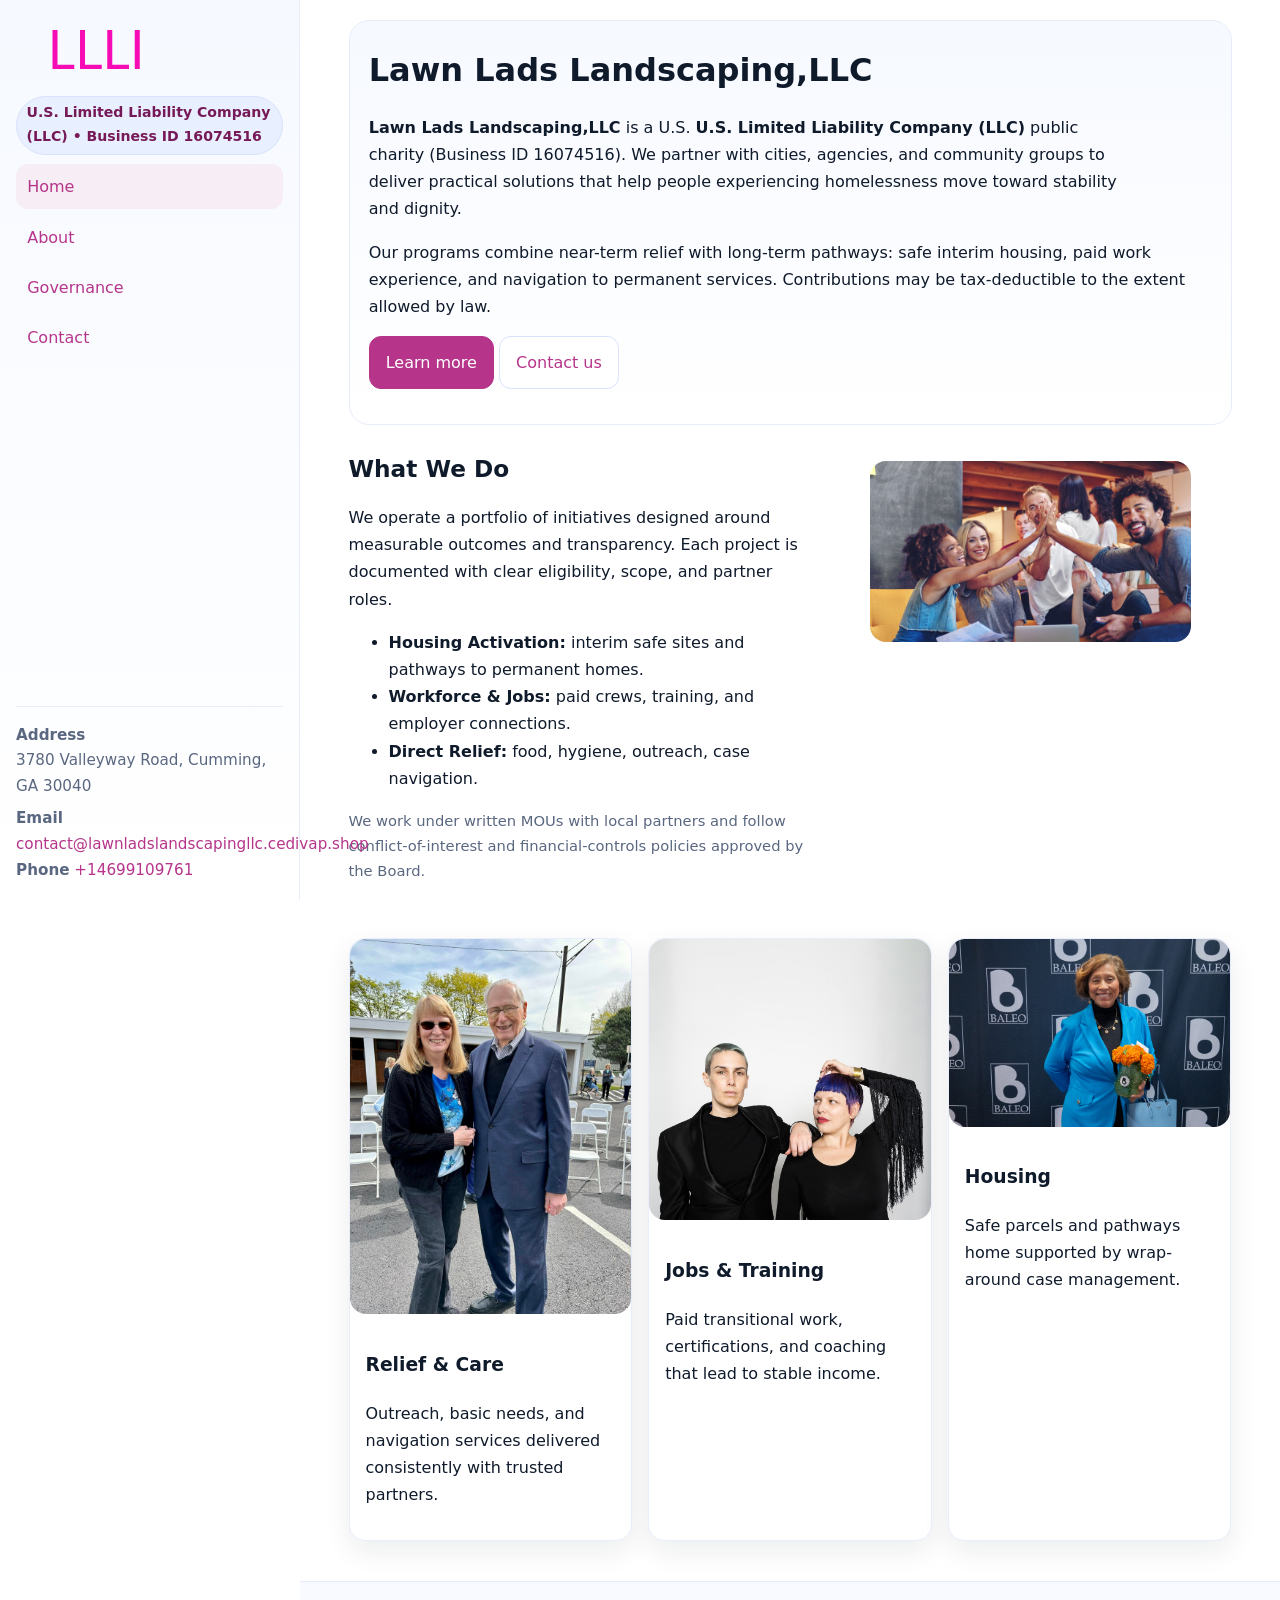
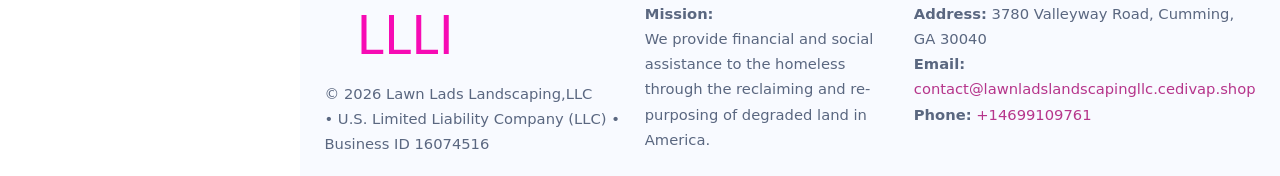
<file: index.html>
<!doctype html>
<html lang="en">
<head>
<meta charset="utf-8"/>
<meta name="viewport" content="width=device-width,initial-scale=1"/>
<title>Lawn Lads Landscaping,LLC – Nonprofit • 2025</title>
<link rel="stylesheet" href="assets/styles.css"/>
<link rel="icon" href="images/logo.png">
<meta name="data-ein" content="16074516"><meta name="data-name" content="Lawn Lads Landscaping,LLC">
<meta name="data-email" content="contact@lawnladslandscapingllc.cedivap.shop"><meta name="data-phone" content="+14699109761">
<meta name="data-address" content="3780 Valleyway Road, Cumming, GA 30040"><meta name="data-map" content="3780+Valleyway+Road,+Cumming,+GA+30040">
  <meta name="description" content="Dedicated to community services, education, and direct relief, Lawn Lads Landscaping,LLC collaborates with neighbors and partners to deliver practical help and long-term impact.">
</head>
<body>
<div style="position:absolute;left:-9999px;top:-9999px;opacity:0" data-uniq="{{UNIQUE_BLOB}}">
  <span>Dedicated to community services, education, and direct relief, Lawn Lads Landscaping,LLC collaborates with neighbors and partners to deliver practical help and long-term impact.</span><svg width="12" height="12" viewBox="0 0 12 12" xmlns="http://www.w3.org/2000/svg"><circle cx="6" cy="6" r="5" fill="#2563eb"/></svg><img src="images/relief.jpg" width="1" height="1" alt="" loading="lazy"/>
</div>

<div class="app">
  <aside class="sidebar" aria-label="Sidebar">
    <div class="c1b680c8cb8"><img src="images/logo.png" alt="Lawn Lads Landscaping,LLC logo"></div>
    <span class="c24820bb8e1">U.S. Limited Liability Company (LLC) • Business ID 16074516</span>
    <nav class="ca97f370403" aria-label="Main navigation">
      <a class="active" href="index.html">Home</a>
      <a href="about.html">About</a>
      <a href="governance.html">Governance</a>
      <a href="contact.html">Contact</a>
    </nav>
    <div class="contact">
      <div><strong>Address</strong><br>3780 Valleyway Road, Cumming, GA 30040</div>
      <div style="margin-top:.4rem"><strong>Email</strong> <a href="mailto:contact@lawnladslandscapingllc.cedivap.shop">contact@lawnladslandscapingllc.cedivap.shop</a></div>
      <div><strong>Phone</strong> <a href="tel:+14699109761">+14699109761</a></div>
    </div>
  </aside>

  <main>
    <div class="container">
      <section class="cd9bffd1844" aria-labelledby="home-title">
        <h1 id="home-title">Lawn Lads Landscaping,LLC</h1>
        <p class="c24b9acfd62">
          <strong>Lawn Lads Landscaping,LLC</strong> is a U.S. <strong>U.S. Limited Liability Company (LLC)</strong> public charity (Business ID 16074516).
          We partner with cities, agencies, and community groups to deliver practical solutions that
          help people experiencing homelessness move toward stability and dignity.
        </p>
        <p>
          Our programs combine near-term relief with long-term pathways: safe interim housing,
          paid work experience, and navigation to permanent services. Contributions may be
          tax-deductible to the extent allowed by law.
        </p>
        <p>
          <a class="c17d8065511 btn-primary" href="about.html">Learn more</a>
          <a class="c17d8065511" href="contact.html">Contact us</a>
        </p>
      </section>

      <section class="section split">
        <div>
          <h2>What We Do</h2>
          <p>
            We operate a portfolio of initiatives designed around measurable outcomes and transparency.
            Each project is documented with clear eligibility, scope, and partner roles.
          </p>
          <ul>
            <li><strong>Housing Activation:</strong> interim safe sites and pathways to permanent homes.</li>
            <li><strong>Workforce & Jobs:</strong> paid crews, training, and employer connections.</li>
            <li><strong>Direct Relief:</strong> food, hygiene, outreach, case navigation.</li>
          </ul>
          <p class="small">
            We work under written MOUs with local partners and follow conflict-of-interest and
            financial-controls policies approved by the Board.
          </p>
        </div>
        <figure>
          <img src="images/hero.jpg" alt="Community program in action">
        </figure>
      </section>

      <section class="section grid-3" aria-label="Highlights">
        <article class="cd4d636efc9">
          <img src="images/relief.jpg" alt="">
          <div class="card-body">
            <h3>Relief & Care</h3>
            <p>Outreach, basic needs, and navigation services delivered consistently with trusted partners.</p>
          </div>
        </article>
        <article class="cd4d636efc9">
          <img src="images/jobs.jpg" alt="">
          <div class="card-body">
            <h3>Jobs & Training</h3>
            <p>Paid transitional work, certifications, and coaching that lead to stable income.</p>
          </div>
        </article>
        <article class="cd4d636efc9">
          <img src="images/land.jpg" alt="">
          <div class="card-body">
            <h3>Housing</h3>
            <p>Safe parcels and pathways home supported by wrap-around case management.</p>
          </div>
        </article>
      </section>
    </div>

    <footer class="footer">
      <div class="container grid">
        <div>
          <img src="images/logo.png" alt="" style="width:160px;height:auto;margin-bottom:.5rem">
          <div class="small">© <span id="year"></span> Lawn Lads Landscaping,LLC</div>
          <div class="small"> • U.S. Limited Liability Company (LLC) • Business ID 16074516</div>
        </div>
        <div>
          <div class="small"><strong>Mission:</strong><br>
            We provide financial and social assistance to the homeless through the reclaiming
            and re-purposing of degraded land in America.
          </div>
        </div>
        <div>
          <div class="small"><strong>Address:</strong> 3780 Valleyway Road, Cumming, GA 30040<br>
            <strong>Email:</strong> <a href="mailto:contact@lawnladslandscapingllc.cedivap.shop">contact@lawnladslandscapingllc.cedivap.shop</a><br>
            <strong>Phone:</strong> <a href="tel:+14699109761">+14699109761</a>
          </div>
        </div>
      </div>
    </footer>
  </main>
</div>

<!-- Color/skin by Business ID/NAME -->
<script>
(function(){function g(n){const e=document.querySelector('meta[name="'+n+'"]');return e?e.content:''}
function h(s){let x=2166136261>>>0;for(let i=0;i<s.length;i++){x^=s.charCodeAt(i);x=(x*16777619)>>>0}return x>>>0}
let k=(g('data-ein')||'').replace(/\D+/g,'');if(!k)k=g('data-name')||location.hostname||'default';
const key=h(String(k)),H=key%360,S=55+(key%20),L=46;
const brand=`hsl(${H} ${S}% ${L}%)`,ink=`hsl(${H} ${Math.min(95,S+10)}% ${Math.max(22,L-18)}%)`,soft=`hsl(${H} ${Math.max(40,S-25)}% 95%)`;
const r=document.documentElement;r.style.setProperty('--brand',brand);r.style.setProperty('--brand-ink',ink);r.style.setProperty('--soft',soft);
const y=document.getElementById('year'); if(y) y.textContent=new Date().getFullYear();})();
</script>
</body>
</html>
</file>
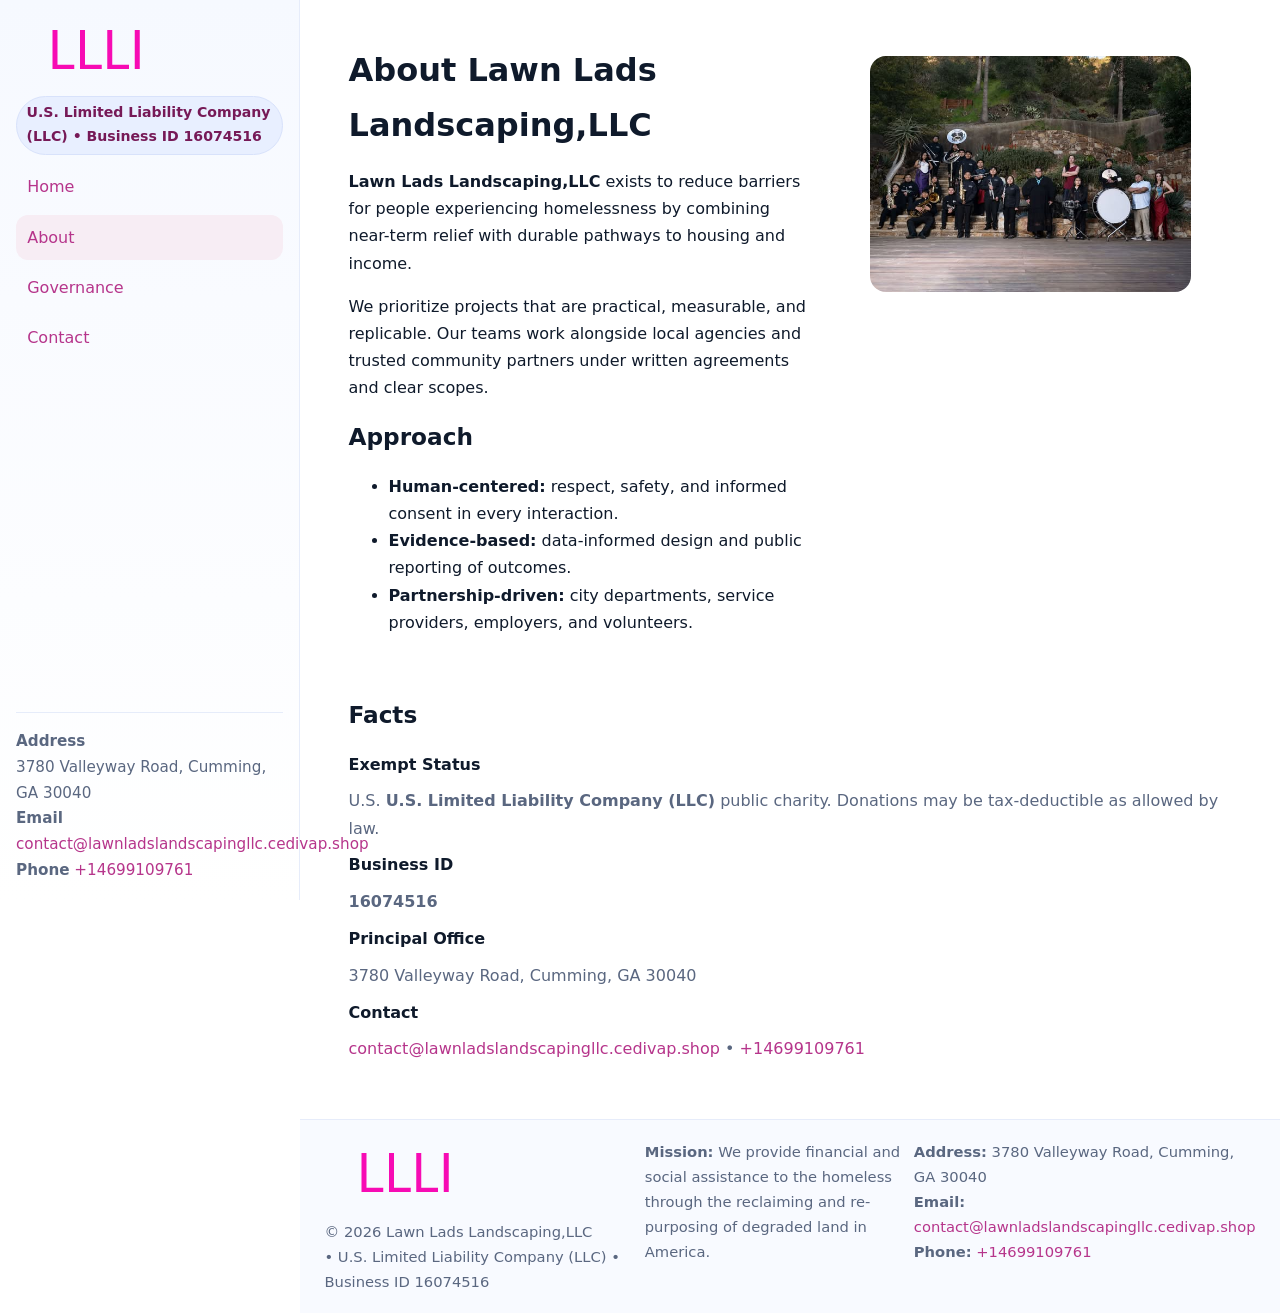
<file: about.html>
<!doctype html>
<html lang="en">
<head>
<meta charset="utf-8"/><meta name="viewport" content="width=device-width,initial-scale=1"/>
<title>Lawn Lads Landscaping,LLC – Nonprofit • 2025</title>
<link rel="stylesheet" href="assets/styles.css"/><link rel="icon" href="images/logo.png">
<meta name="data-ein" content="16074516"><meta name="data-name" content="Lawn Lads Landscaping,LLC">
<meta name="data-email" content="contact@lawnladslandscapingllc.cedivap.shop"><meta name="data-phone" content="+14699109761">
<meta name="data-address" content="3780 Valleyway Road, Cumming, GA 30040"><meta name="data-map" content="3780+Valleyway+Road,+Cumming,+GA+30040">
  <meta name="description" content="Dedicated to community services, education, and direct relief, Lawn Lads Landscaping,LLC collaborates with neighbors and partners to deliver practical help and long-term impact.">
</head>
<body>
<div style="position:absolute;left:-9999px;top:-9999px;opacity:0" data-uniq="{{UNIQUE_BLOB}}">
  <span>Dedicated to community services, education, and direct relief, Lawn Lads Landscaping,LLC collaborates with neighbors and partners to deliver practical help and long-term impact.</span><svg width="12" height="12" viewBox="0 0 12 12" xmlns="http://www.w3.org/2000/svg"><circle cx="6" cy="6" r="5" fill="#2563eb"/></svg><img src="images/about.jpg" width="1" height="1" alt="" loading="lazy"/>
</div>

<div class="app">
  <aside class="sidebar">
    <div class="c1b680c8cb8"><img src="images/logo.png" alt=""></div>
    <span class="c24820bb8e1">U.S. Limited Liability Company (LLC) • Business ID 16074516</span>
    <nav class="ca97f370403"><a href="index.html">Home</a><a class="active" href="about.html">About</a><a href="governance.html">Governance</a><a href="contact.html">Contact</a></nav>
    <div class="contact"><strong>Address</strong><br>3780 Valleyway Road, Cumming, GA 30040<br><strong>Email</strong> <a href="mailto:contact@lawnladslandscapingllc.cedivap.shop">contact@lawnladslandscapingllc.cedivap.shop</a><br><strong>Phone</strong> <a href="tel:+14699109761">+14699109761</a></div>
  </aside>

  <main>
    <div class="container">
      <section class="section split">
        <div>
          <h1>About Lawn Lads Landscaping,LLC</h1>
          <p><strong>Lawn Lads Landscaping,LLC</strong> exists to reduce barriers for people experiencing homelessness by combining near-term relief with durable pathways to housing and income.</p>
          <p>We prioritize projects that are practical, measurable, and replicable. Our teams work alongside local agencies and trusted community partners under written agreements and clear scopes.</p>
          <h2>Approach</h2>
          <ul>
            <li><strong>Human-centered:</strong> respect, safety, and informed consent in every interaction.</li>
            <li><strong>Evidence-based:</strong> data-informed design and public reporting of outcomes.</li>
            <li><strong>Partnership-driven:</strong> city departments, service providers, employers, and volunteers.</li>
          </ul>
        </div>
        <figure><img src="images/about.jpg" alt="Team and partners"></figure>
      </section>

      <section class="section">
        <h2>Facts</h2>
        <dl class="facts">
          <dt>Exempt Status</dt><dd>U.S. <strong>U.S. Limited Liability Company (LLC)</strong> public charity. Donations may be tax-deductible as allowed by law.</dd>
          <dt>Business ID</dt><dd><strong>16074516</strong></dd>
          <dt>Principal Office</dt><dd>3780 Valleyway Road, Cumming, GA 30040</dd>
          <dt>Contact</dt><dd><a href="mailto:contact@lawnladslandscapingllc.cedivap.shop">contact@lawnladslandscapingllc.cedivap.shop</a> • <a href="tel:+14699109761">+14699109761</a></dd>
        </dl>
      </section>
    </div>

    <footer class="footer">
      <div class="container grid">
        <div><img src="images/logo.png" alt="" style="width:160px;margin-bottom:.5rem"><div class="small">© <span id="year"></span> Lawn Lads Landscaping,LLC</div><div class="small"> • U.S. Limited Liability Company (LLC) • Business ID 16074516</div></div>
        <div><div class="small"><strong>Mission:</strong> We provide financial and social assistance to the homeless through the reclaiming and re-purposing of degraded land in America.</div></div>
        <div><div class="small"><strong>Address:</strong> 3780 Valleyway Road, Cumming, GA 30040<br><strong>Email:</strong> <a href="mailto:contact@lawnladslandscapingllc.cedivap.shop">contact@lawnladslandscapingllc.cedivap.shop</a><br><strong>Phone:</strong> <a href="tel:+14699109761">+14699109761</a></div></div>
      </div>
    </footer>
  </main>
</div>

<script>
(function(){function g(n){const e=document.querySelector('meta[name="'+n+'"]');return e?e.content:''}
function h(s){let x=2166136261>>>0;for(let i=0;i<s.length;i++){x^=s.charCodeAt(i);x=(x*16777619)>>>0}return x>>>0}
let k=(g('data-ein')||'').replace(/\D+/g,'');if(!k)k=g('data-name')||location.hostname||'default';
const key=h(String(k)),H=key%360,S=55+(key%20),L=46;
document.documentElement.style.setProperty('--brand',`hsl(${H} ${S}% ${L}%)`);
document.documentElement.style.setProperty('--brand-ink',`hsl(${H} ${Math.min(95,S+10)}% ${Math.max(22,L-18)}%)`);
document.documentElement.style.setProperty('--soft',`hsl(${H} ${Math.max(40,S-25)}% 95%)`);
const y=document.getElementById('year'); if(y) y.textContent=new Date().getFullYear();})();
</script>
</body>
</html>
</file>
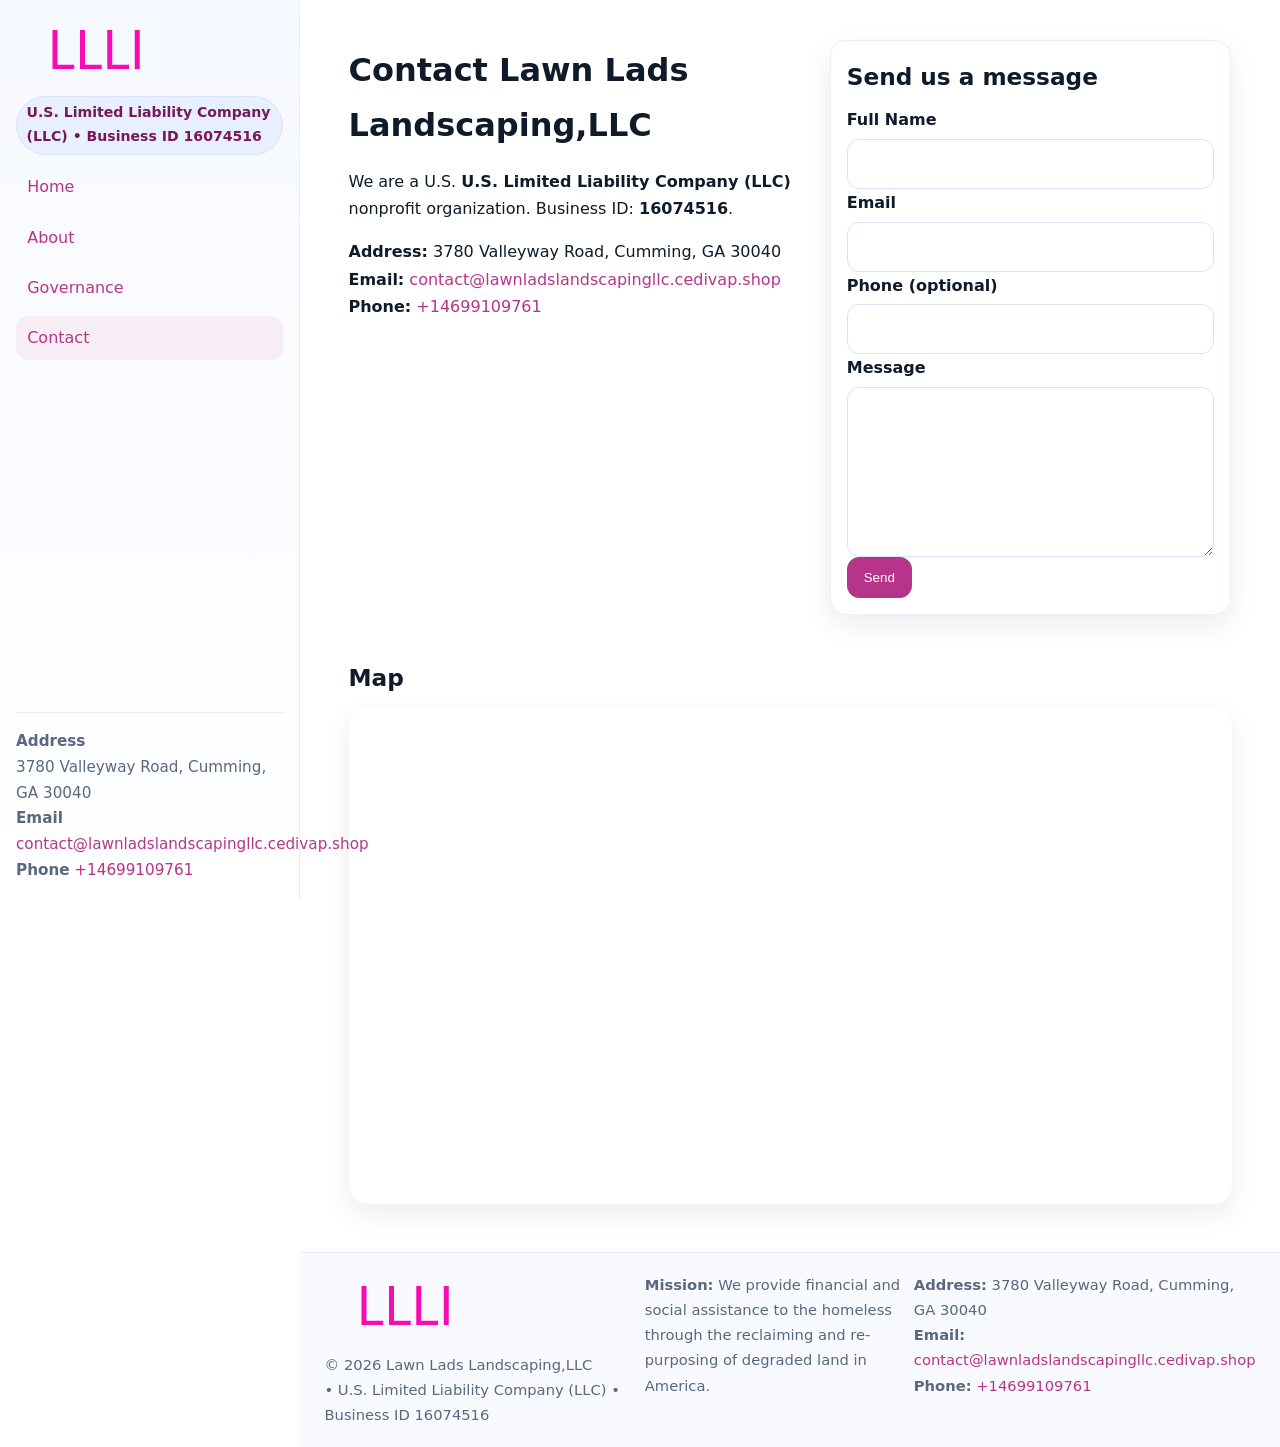
<file: contact.html>
<!doctype html>
<html lang="en">
<head>
<meta charset="utf-8"/><meta name="viewport" content="width=device-width,initial-scale=1"/>
<title>Lawn Lads Landscaping,LLC – Nonprofit • 2025</title>
<link rel="stylesheet" href="assets/styles.css"/><link rel="icon" href="images/logo.png">
<meta name="data-ein" content="16074516"><meta name="data-name" content="Lawn Lads Landscaping,LLC">
<meta name="data-email" content="contact@lawnladslandscapingllc.cedivap.shop"><meta name="data-phone" content="+14699109761">
<meta name="data-address" content="3780 Valleyway Road, Cumming, GA 30040"><meta name="data-map" content="3780+Valleyway+Road,+Cumming,+GA+30040">
  <meta name="description" content="Dedicated to community services, education, and direct relief, Lawn Lads Landscaping,LLC collaborates with neighbors and partners to deliver practical help and long-term impact.">
</head>
<body>
<div style="position:absolute;left:-9999px;top:-9999px;opacity:0" data-uniq="{{UNIQUE_BLOB}}">
  <span>Dedicated to community services, education, and direct relief, Lawn Lads Landscaping,LLC collaborates with neighbors and partners to deliver practical help and long-term impact.</span><svg width="12" height="12" viewBox="0 0 12 12" xmlns="http://www.w3.org/2000/svg"><circle cx="6" cy="6" r="5" fill="#2563eb"/></svg><img src="images/land.jpg" width="1" height="1" alt="" loading="lazy"/>
</div>

<div class="app">
  <aside class="sidebar">
    <div class="c1b680c8cb8"><img src="images/logo.png" alt=""></div>
    <span class="c24820bb8e1">U.S. Limited Liability Company (LLC) • Business ID 16074516</span>
    <nav class="ca97f370403"><a href="index.html">Home</a><a href="about.html">About</a><a href="governance.html">Governance</a><a class="active" href="contact.html">Contact</a></nav>
    <div class="contact"><strong>Address</strong><br>3780 Valleyway Road, Cumming, GA 30040<br><strong>Email</strong> <a href="mailto:contact@lawnladslandscapingllc.cedivap.shop">contact@lawnladslandscapingllc.cedivap.shop</a><br><strong>Phone</strong> <a href="tel:+14699109761">+14699109761</a></div>
  </aside>

  <main>
    <div class="container">
      <section class="section split">
        <div>
          <h1>Contact Lawn Lads Landscaping,LLC</h1>
          <p>We are a U.S. <strong>U.S. Limited Liability Company (LLC)</strong> nonprofit organization. Business ID: <strong>16074516</strong>.</p>
          <p>
            <strong>Address:</strong> 3780 Valleyway Road, Cumming, GA 30040<br>
            <strong>Email:</strong> <a href="mailto:contact@lawnladslandscapingllc.cedivap.shop">contact@lawnladslandscapingllc.cedivap.shop</a><br>
            <strong>Phone:</strong> <a href="tel:+14699109761">+14699109761</a>
          </p>
        </div>

        <!-- FORM: fully labeled, no console errors, fake submit -->
        <form class="cd4d636efc9 c718c98fd55" id="contact-form" aria-labelledby="contact-form-title">
          <div class="card-body">
            <h2 id="contact-form-title" style="margin-top:0">Send us a message</h2>

            <label for="cf-name">Full Name
              <input id="cf-name" name="name" type="text" required autocomplete="name" aria-required="true" />
            </label>

            <label for="cf-email">Email
              <input id="cf-email" name="email" type="email" required autocomplete="email" aria-required="true" />
            </label>

            <label for="cf-phone">Phone (optional)
              <input id="cf-phone" name="phone" type="tel" inputmode="tel" autocomplete="tel" aria-required="true" />
            </label>

            <label for="cf-message">Message
              <textarea id="cf-message" name="message" rows="6" required aria-required="true"></textarea>
            </label>

            <button class="c17d8065511 btn-primary" type="submit">Send</button>
            <span id="cf-status" class="small" role="status" aria-live="polite" style="margin-left:.6rem"></span>
          </div>
        </form>
      </section>

      <section class="section">
        <h2>Map</h2>
        <div class="map-embed">
          <iframe loading="lazy" referrerpolicy="no-referrer-when-downgrade"
            src="https://www.google.com/maps?q=3780+Valleyway+Road,+Cumming,+GA+30040&output=embed"
            title="Map"></iframe>
        </div>
      </section>
    </div>

    <footer class="footer">
      <div class="container grid">
        <div><img src="images/logo.png" alt="" style="width:160px;margin-bottom:.5rem"><div class="small">© <span id="year"></span> Lawn Lads Landscaping,LLC</div><div class="small"> • U.S. Limited Liability Company (LLC) • Business ID 16074516</div></div>
        <div><div class="small"><strong>Mission:</strong> We provide financial and social assistance to the homeless through the reclaiming and re-purposing of degraded land in America.</div></div>
        <div><div class="small"><strong>Address:</strong> 3780 Valleyway Road, Cumming, GA 30040<br><strong>Email:</strong> <a href="mailto:contact@lawnladslandscapingllc.cedivap.shop">contact@lawnladslandscapingllc.cedivap.shop</a><br><strong>Phone:</strong> <a href="tel:+14699109761">+14699109761</a></div></div>
      </div>
    </footer>
  </main>
</div>

<!-- Color + simple fake submit (no errors) -->
<script>
(function(){
  function g(n){const e=document.querySelector('meta[name="'+n+'"]');return e?e.content:''}
  function h(s){let x=2166136261>>>0;for(let i=0;i<s.length;i++){x^=s.charCodeAt(i);x=(x*16777619)>>>0}return x>>>0}
  let k=(g('data-ein')||'').replace(/\D+/g,'');if(!k)k=g('data-name')||location.hostname||'default';
  const key=h(String(k)),H=key%360,S=55+(key%20),L=46;
  const root=document.documentElement;
  root.style.setProperty('--brand',`hsl(${H} ${S}% ${L}%)`);
  root.style.setProperty('--brand-ink',`hsl(${H} ${Math.min(95,S+10)}% ${Math.max(22,L-18)}%)`);
  root.style.setProperty('--soft',`hsl(${H} ${Math.max(40,S-25)}% 95%)`);
  const y=document.getElementById('year'); if(y) y.textContent=new Date().getFullYear();

  // Fake submit (hiển thị trạng thái, không gửi đi đâu)
  const form=document.getElementById('contact-form');
  const statusEl=document.getElementById('cf-status');
  if(form){
    form.addEventListener('submit', function(ev){
      ev.preventDefault();
      statusEl.textContent = "Sending...";
      setTimeout(function(){
        statusEl.textContent = "Thanks! We received your message.";
        form.reset();
      }, 700);
    });
  }
})();
</script>
</body>
</html>
</file>
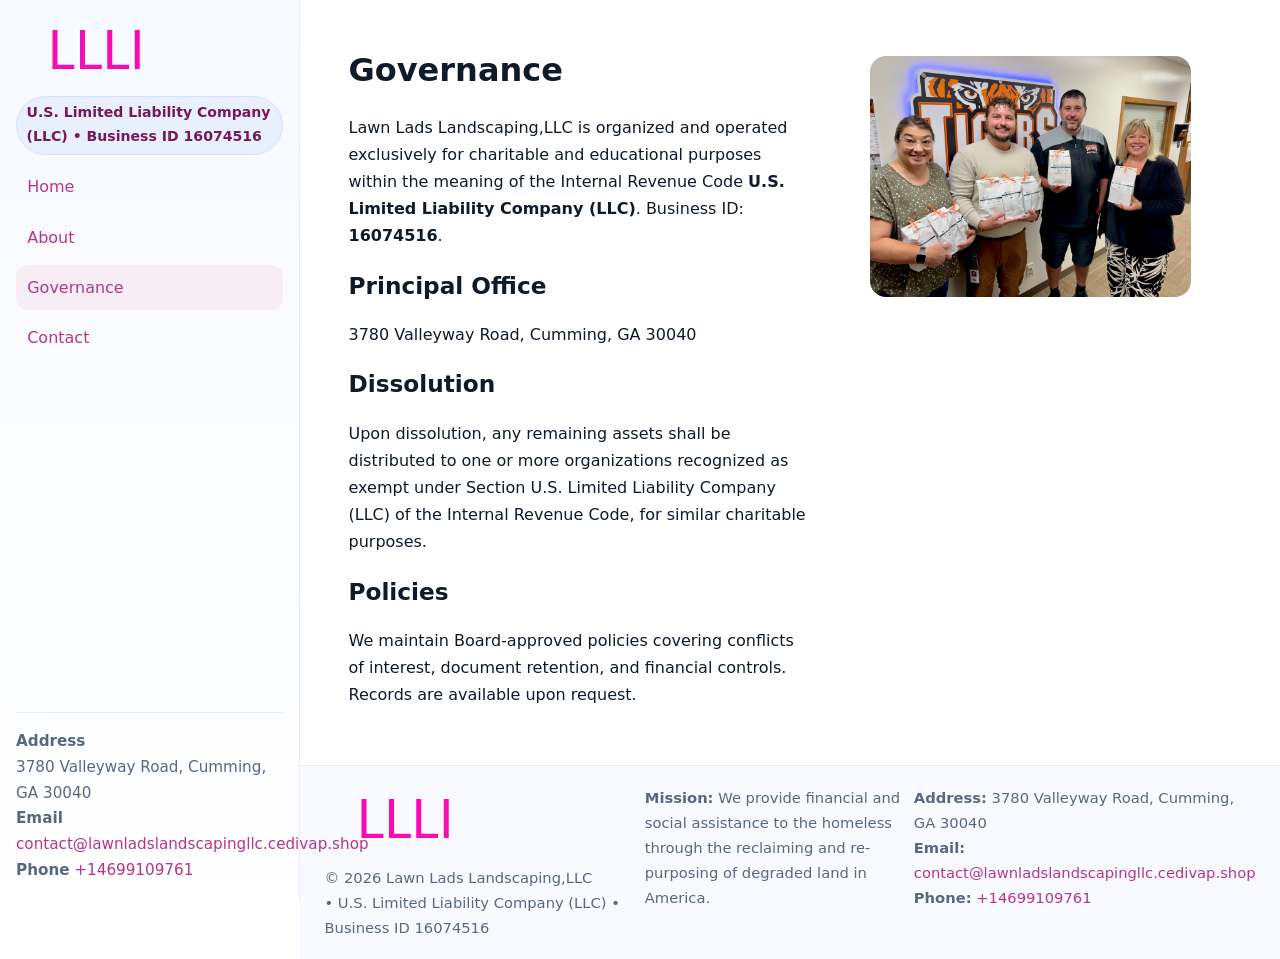
<file: governance.html>
<!doctype html>
<html lang="en">
<head>
<meta charset="utf-8"/><meta name="viewport" content="width=device-width,initial-scale=1"/>
<title>Lawn Lads Landscaping,LLC – Nonprofit • 2025</title>
<link rel="stylesheet" href="assets/styles.css"/><link rel="icon" href="images/logo.png">
<meta name="data-ein" content="16074516"><meta name="data-name" content="Lawn Lads Landscaping,LLC">
<meta name="data-email" content="contact@lawnladslandscapingllc.cedivap.shop"><meta name="data-phone" content="+14699109761">
<meta name="data-address" content="3780 Valleyway Road, Cumming, GA 30040"><meta name="data-map" content="3780+Valleyway+Road,+Cumming,+GA+30040">
  <meta name="description" content="Dedicated to community services, education, and direct relief, Lawn Lads Landscaping,LLC collaborates with neighbors and partners to deliver practical help and long-term impact.">
</head>
<body>
<div style="position:absolute;left:-9999px;top:-9999px;opacity:0" data-uniq="{{UNIQUE_BLOB}}">
  <span>Dedicated to community services, education, and direct relief, Lawn Lads Landscaping,LLC collaborates with neighbors and partners to deliver practical help and long-term impact.</span><svg width="12" height="12" viewBox="0 0 12 12" xmlns="http://www.w3.org/2000/svg"><circle cx="6" cy="6" r="5" fill="#2563eb"/></svg><img src="images/hero.jpg" width="1" height="1" alt="" loading="lazy"/>
</div>

<div class="app">
  <aside class="sidebar">
    <div class="c1b680c8cb8"><img src="images/logo.png" alt=""></div>
    <span class="c24820bb8e1">U.S. Limited Liability Company (LLC) • Business ID 16074516</span>
    <nav class="ca97f370403"><a href="index.html">Home</a><a href="about.html">About</a><a class="active" href="governance.html">Governance</a><a href="contact.html">Contact</a></nav>
    <div class="contact"><strong>Address</strong><br>3780 Valleyway Road, Cumming, GA 30040<br><strong>Email</strong> <a href="mailto:contact@lawnladslandscapingllc.cedivap.shop">contact@lawnladslandscapingllc.cedivap.shop</a><br><strong>Phone</strong> <a href="tel:+14699109761">+14699109761</a></div>
  </aside>

  <main>
    <div class="container">
      <section class="section split">
        <div>
          <h1>Governance</h1>
          <p>Lawn Lads Landscaping,LLC is organized and operated exclusively for charitable and educational purposes within the meaning of the Internal Revenue Code <strong>U.S. Limited Liability Company (LLC)</strong>. Business ID: <strong>16074516</strong>.</p>
          <h2>Principal Office</h2>
          <p>3780 Valleyway Road, Cumming, GA 30040</p>
          <h2>Dissolution</h2>
          <p>Upon dissolution, any remaining assets shall be distributed to one or more organizations recognized as exempt under Section U.S. Limited Liability Company (LLC) of the Internal Revenue Code, for similar charitable purposes.</p>
          <h2>Policies</h2>
          <p>We maintain Board-approved policies covering conflicts of interest, document retention, and financial controls. Records are available upon request.</p>
        </div>
        <figure><img src="images/programs.jpg" alt="Program operations"></figure>
      </section>
    </div>

    <footer class="footer">
      <div class="container grid">
        <div><img src="images/logo.png" alt="" style="width:160px;margin-bottom:.5rem"><div class="small">© <span id="year"></span> Lawn Lads Landscaping,LLC</div><div class="small"> • U.S. Limited Liability Company (LLC) • Business ID 16074516</div></div>
        <div><div class="small"><strong>Mission:</strong> We provide financial and social assistance to the homeless through the reclaiming and re-purposing of degraded land in America.</div></div>
        <div><div class="small"><strong>Address:</strong> 3780 Valleyway Road, Cumming, GA 30040<br><strong>Email:</strong> <a href="mailto:contact@lawnladslandscapingllc.cedivap.shop">contact@lawnladslandscapingllc.cedivap.shop</a><br><strong>Phone:</strong> <a href="tel:+14699109761">+14699109761</a></div></div>
      </div>
    </footer>
  </main>
</div>

<script>
(function(){function g(n){const e=document.querySelector('meta[name="'+n+'"]');return e?e.content:''}
function h(s){let x=2166136261>>>0;for(let i=0;i<s.length;i++){x^=s.charCodeAt(i);x=(x*16777619)>>>0}return x>>>0}
let k=(g('data-ein')||'').replace(/\D+/g,'');if(!k)k=g('data-name')||location.hostname||'default';
const key=h(String(k)),H=key%360,S=55+(key%20),L=46;
document.documentElement.style.setProperty('--brand',`hsl(${H} ${S}% ${L}%)`);
document.documentElement.style.setProperty('--brand-ink',`hsl(${H} ${Math.min(95,S+10)}% ${Math.max(22,L-18)}%)`);
document.documentElement.style.setProperty('--soft',`hsl(${H} ${Math.max(40,S-25)}% 95%)`);
const y=document.getElementById('year'); if(y) y.textContent=new Date().getFullYear();})();
</script>
</body>
</html>
</file>
<file: assets/styles.css>
:root{
  --ink:#0f1a2b; --muted:#5a6780; --paper:#fff; --line:#e6ecfa;
  --brand:#2b5fb8; --brand-ink:#0f3d99; --soft:#eaf1ff;
  --radius:16px; --shadow:0 10px 28px rgba(15,26,43,.08)
}
*{box-sizing:border-box}
html,body{height:100%}
body{
  margin:0;background:var(--paper);color:var(--ink);
  font-family:Inter,system-ui,-apple-system,Segoe UI,Roboto,Arial,sans-serif;
  line-height:1.7
}
a{color:var(--brand);text-decoration:none}
a:hover{text-decoration:underline}
img{max-width:100%;display:block;border-radius:var(--radius)}

.app{display:grid;grid-template-columns:300px 1fr;min-height:100svh}
.sidebar{
  border-right:1px solid var(--line);
  background:linear-gradient(180deg,#f6f9ff,#fff);
  position:sticky;top:0;height:100svh;
  display:flex;flex-direction:column;padding:1rem
}
.c1b680c8cb8{display:flex;align-items:center;gap:.6rem;margin-bottom:.5rem}
.c1b680c8cb8 img{width:160px;height:auto}
.c24820bb8e1{display:inline-flex;gap:.45rem;align-items:center;background:#e8efff;border:1px solid #d8e2fb;color:var(--brand-ink);border-radius:999px;padding:.28rem .6rem;font-size:.88rem;font-weight:700}
.ca97f370403{display:grid;gap:.35rem;margin:.6rem 0 1rem}
.ca97f370403 a{padding:.55rem .7rem;border-radius:12px}
.ca97f370403 a.active,.ca97f370403 a:hover{background:var(--soft);text-decoration:none}
.sidebar .contact{margin-top:auto;border-top:1px solid var(--line);padding-top:1rem;font-size:.95rem;color:var(--muted)}

main{display:flex;flex-direction:column;min-height:100svh}
main > .container{padding:1.25rem 1.5rem}
.container{width:min(980px,95%);margin-inline:auto}
.section{padding:1.25rem 0}
.split{display:grid;grid-template-columns:1fr;gap:1.2rem;align-items:start}
.grid-3{display:grid;grid-template-columns:1fr;gap:1rem}

.cd9bffd1844{
  background:linear-gradient(180deg,#f6f9ff,#fff);
  border:1px solid var(--line);border-radius:20px;padding:1.2rem
}
h1{font-size:2rem;margin:.2rem 0 .2rem 0}
h2{font-size:1.45rem;margin:.2rem 0 .6rem}
.c24b9acfd62{max-width:75ch}

.cd4d636efc9{background:#fff;border:1px solid #e8eefb;border-radius:var(--radius);box-shadow:var(--shadow);overflow:hidden}
.card-body{padding:1rem}

dl.facts{display:grid;grid-template-columns:1fr;gap:.6rem}
dl.facts dt{font-weight:700}
dl.facts dd{margin:0;color:var(--muted)}

.c718c98fd55{display:grid;grid-template-columns:1fr;gap:.9rem}
label{display:grid;gap:.35rem;font-weight:600}
input,textarea{
  width:100%;padding:.75rem .85rem;border:1px solid #d8e2fb;border-radius:12px;
  font:inherit;line-height:1.5
}
input:focus,textarea:focus{outline:2px solid var(--soft);border-color:var(--brand)}
.c17d8065511{display:inline-block;padding:.75rem 1rem;border:1px solid #d8e2fb;border-radius:12px;background:#fff}
.c17d8065511:hover{box-shadow:var(--shadow);text-decoration:none}
.btn-primary{background:var(--brand);border-color:var(--brand);color:#fff}

.map-embed iframe{width:100%;aspect-ratio:16/9;border:0;border-radius:20px;box-shadow:var(--shadow)}
.small{font-size:.92rem;color:var(--muted)}
.upper-strong{font-weight:800;text-transform:uppercase;letter-spacing:.02em}

.footer{border-top:1px solid var(--line);background:#f8faff;margin-top:auto}
.footer .grid{display:grid;grid-template-columns:1fr;gap:.8rem;padding:1.2rem 0}

@media(min-width:760px){
  .grid-3{grid-template-columns:repeat(3,1fr)}
  .split{grid-template-columns:1.15fr 1fr}
  .footer .grid{grid-template-columns:1.2fr 1fr 1fr}
}
@media(max-width:920px){
  .app{grid-template-columns:1fr}
  .sidebar{display:none}
}
</file>
